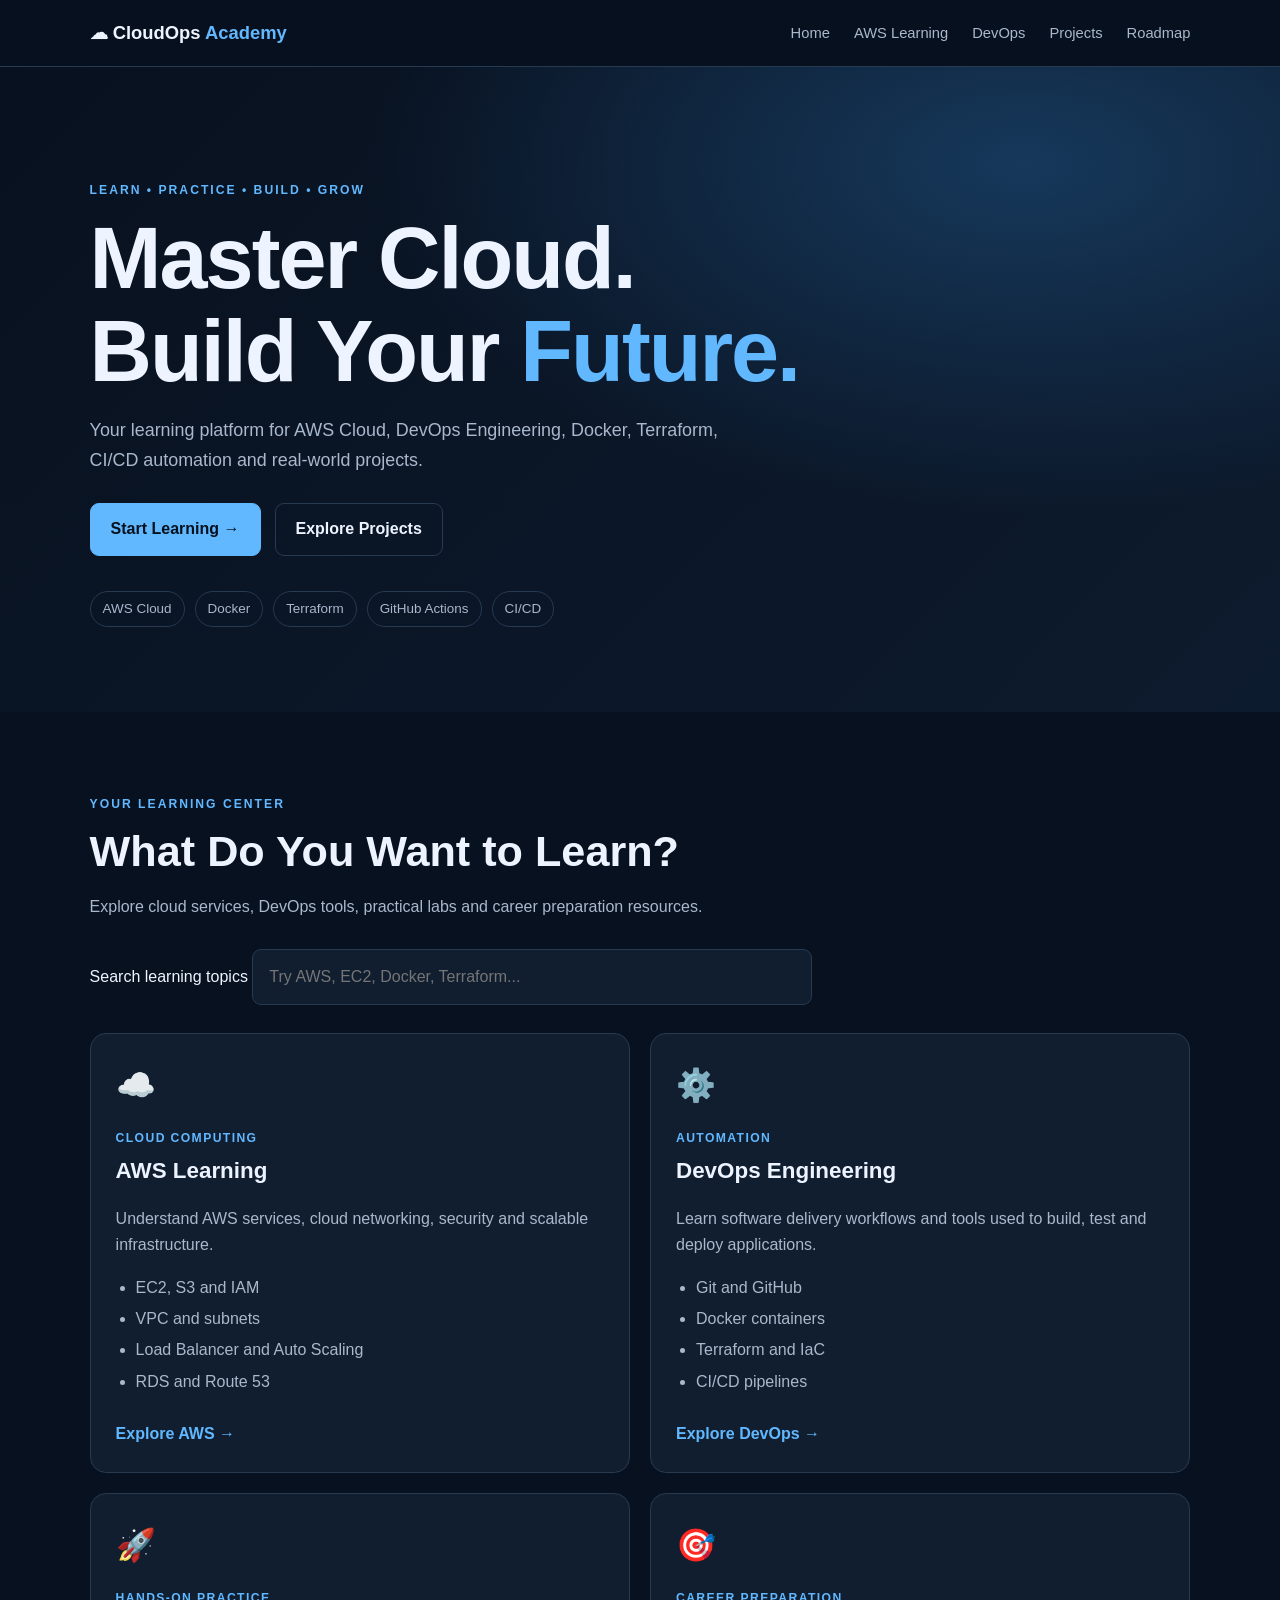
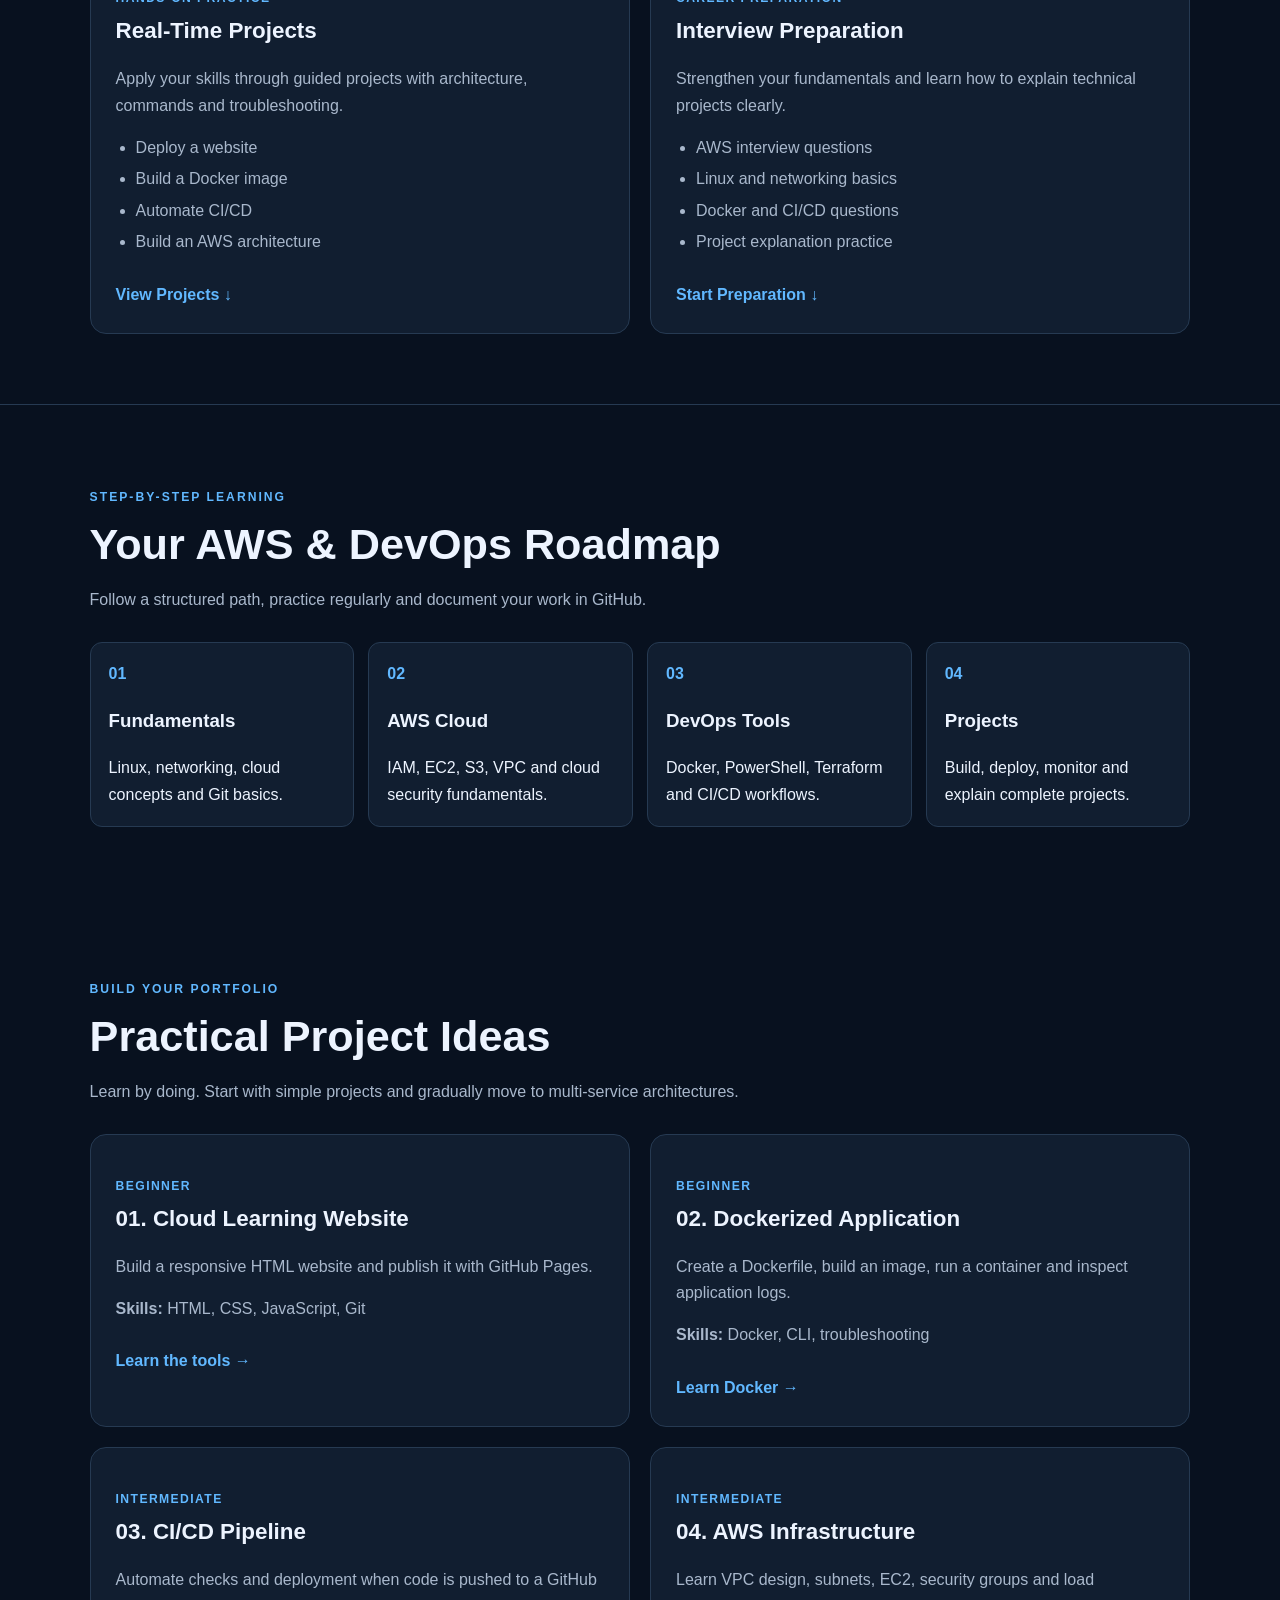
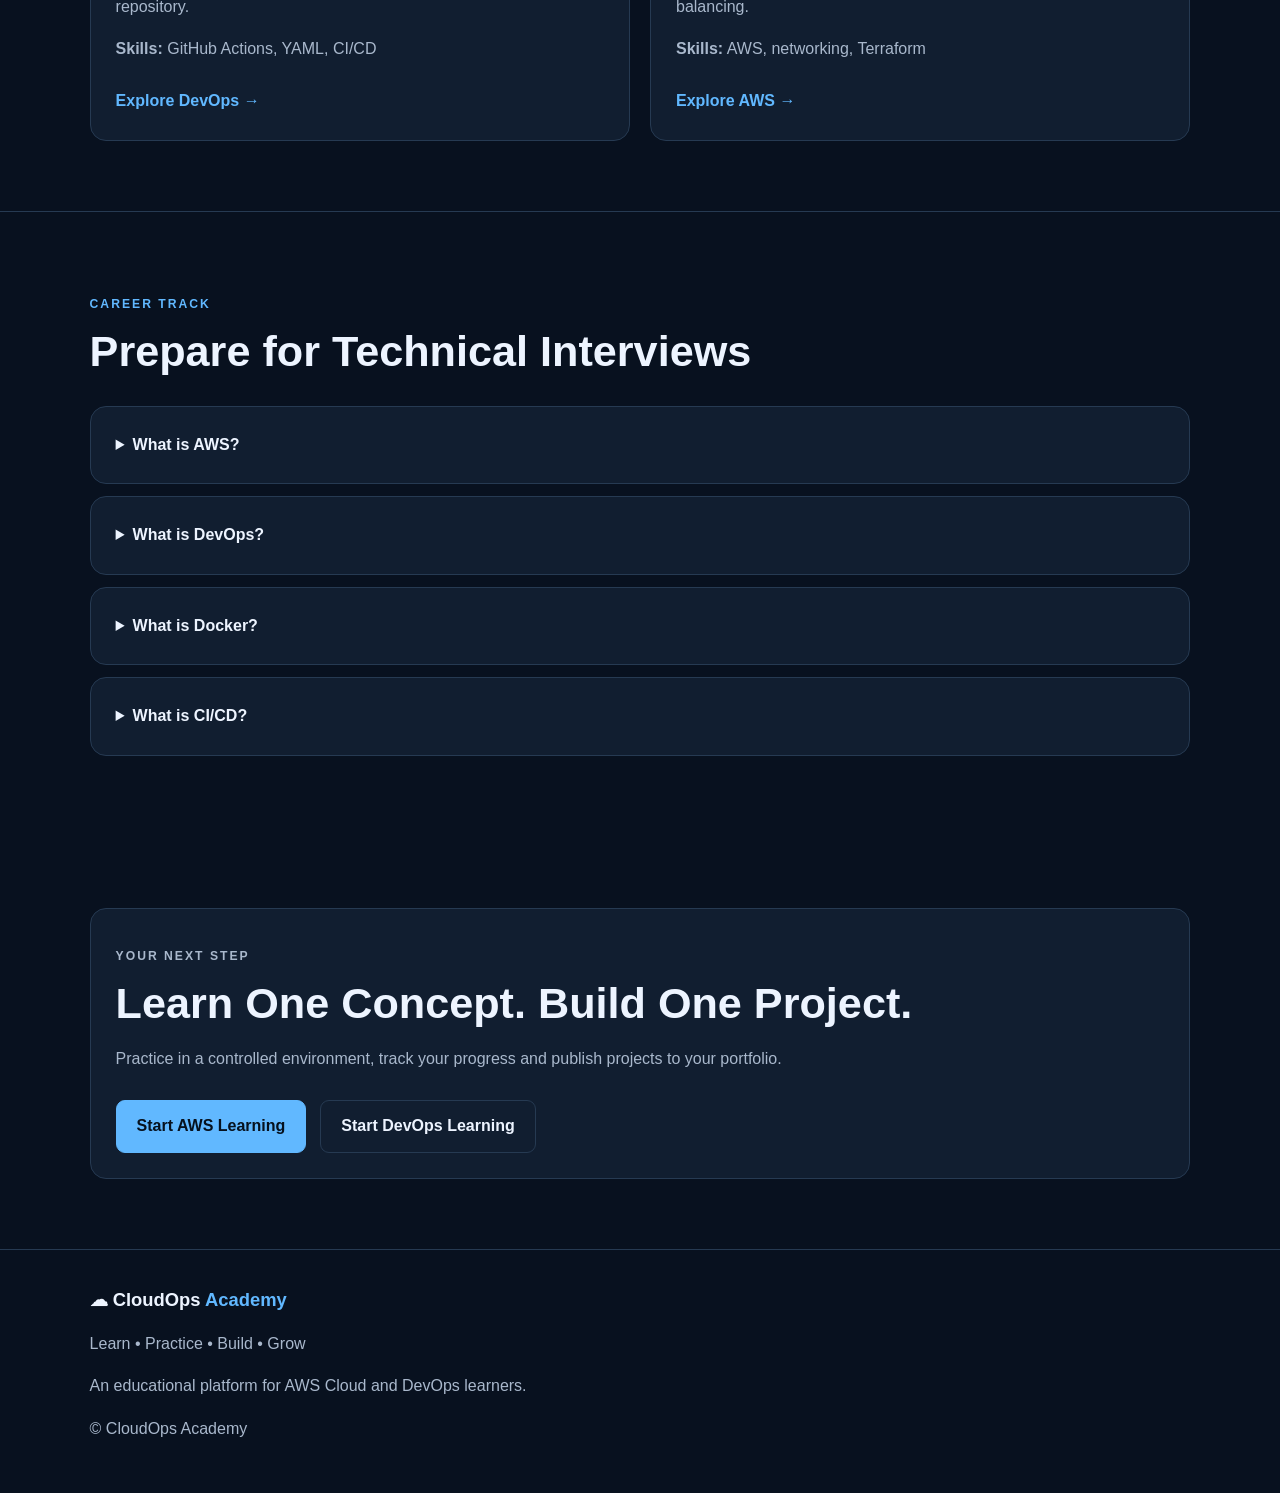
<file: index.html>
<!DOCTYPE html>
<html lang="en">
<head>
  <meta charset="UTF-8">
  <meta name="viewport" content="width=device-width, initial-scale=1.0">

  <meta name="description" content="CloudOps Academy helps you learn AWS, DevOps, Docker, Terraform, CI/CD, practical projects and interview preparation.">

  <meta name="theme-color" content="#08111f">

  <title>CloudOps Academy | AWS & DevOps Learning Platform</title>

  <link rel="stylesheet" href="style.css">
  <script src="script.js" defer></script>
</head>

<body>

  <!-- NAVIGATION -->
  <header class="navbar">
    <a class="brand" href="index.html">
      ☁ CloudOps <span>Academy</span>
    </a>

    <nav aria-label="Main navigation">
      <a href="index.html">Home</a>
      <a href="aws.html">AWS Learning</a>
      <a href="devops.html">DevOps</a>
      <a href="#projects">Projects</a>
      <a href="#roadmap">Roadmap</a>
    </nav>
  </header>

  <main>

    <!-- HERO SECTION -->
    <section class="hero" id="home">
      <p class="eyebrow">LEARN • PRACTICE • BUILD • GROW</p>

      <h1>
        Master Cloud.<br>
        Build Your <span>Future.</span>
      </h1>

      <p class="hero-text">
        Your learning platform for AWS Cloud, DevOps Engineering,
        Docker, Terraform, CI/CD automation and real-world projects.
      </p>

      <div class="hero-actions">
        <a class="btn primary" href="#learning">
          Start Learning →
        </a>

        <a class="btn secondary" href="#projects">
          Explore Projects
        </a>
      </div>

      <div class="hero-tags">
        <span>AWS Cloud</span>
        <span>Docker</span>
        <span>Terraform</span>
        <span>GitHub Actions</span>
        <span>CI/CD</span>
      </div>
    </section>

    <!-- SEARCH -->
    <section class="section" id="learning">
      <div class="section-heading">
        <p class="eyebrow">YOUR LEARNING CENTER</p>
        <h2>What Do You Want to Learn?</h2>
        <p>
          Explore cloud services, DevOps tools, practical labs
          and career preparation resources.
        </p>
      </div>

      <div class="search-wrap">
        <label for="courseSearch">Search learning topics</label>
        <input
          id="courseSearch"
          type="search"
          placeholder="Try AWS, EC2, Docker, Terraform..."
          autocomplete="off"
        >
      </div>

      <p id="searchMessage" class="search-message" aria-live="polite"></p>

      <!-- LEARNING CARDS -->
      <div class="cards" id="courseCards">

        <article class="card"
          data-search="aws cloud ec2 s3 iam vpc rds networking security">
          <div class="card-icon">☁️</div>
          <p class="card-label">CLOUD COMPUTING</p>
          <h3>AWS Learning</h3>

          <p>
            Understand AWS services, cloud networking,
            security and scalable infrastructure.
          </p>

          <ul>
            <li>EC2, S3 and IAM</li>
            <li>VPC and subnets</li>
            <li>Load Balancer and Auto Scaling</li>
            <li>RDS and Route 53</li>
          </ul>

          <a class="card-link" href="aws.html">
            Explore AWS →
          </a>
        </article>

        <article class="card"
          data-search="devops git github docker terraform automation cicd">
          <div class="card-icon">⚙️</div>
          <p class="card-label">AUTOMATION</p>
          <h3>DevOps Engineering</h3>

          <p>
            Learn software delivery workflows and tools
            used to build, test and deploy applications.
          </p>

          <ul>
            <li>Git and GitHub</li>
            <li>Docker containers</li>
            <li>Terraform and IaC</li>
            <li>CI/CD pipelines</li>
          </ul>

          <a class="card-link" href="devops.html">
            Explore DevOps →
          </a>
        </article>

        <article class="card"
          data-search="projects real time hands on deployment architecture">
          <div class="card-icon">🚀</div>
          <p class="card-label">HANDS-ON PRACTICE</p>
          <h3>Real-Time Projects</h3>

          <p>
            Apply your skills through guided projects
            with architecture, commands and troubleshooting.
          </p>

          <ul>
            <li>Deploy a website</li>
            <li>Build a Docker image</li>
            <li>Automate CI/CD</li>
            <li>Build an AWS architecture</li>
          </ul>

          <a class="card-link" href="#projects">
            View Projects ↓
          </a>
        </article>

        <article class="card"
          data-search="interview questions career jobs preparation resume">
          <div class="card-icon">🎯</div>
          <p class="card-label">CAREER PREPARATION</p>
          <h3>Interview Preparation</h3>

          <p>
            Strengthen your fundamentals and learn
            how to explain technical projects clearly.
          </p>

          <ul>
            <li>AWS interview questions</li>
            <li>Linux and networking basics</li>
            <li>Docker and CI/CD questions</li>
            <li>Project explanation practice</li>
          </ul>

          <a class="card-link" href="#interviews">
            Start Preparation ↓
          </a>
        </article>

      </div>
    </section>

    <!-- ROADMAP -->
    <section class="section roadmap" id="roadmap">
      <div class="section-heading">
        <p class="eyebrow">STEP-BY-STEP LEARNING</p>
        <h2>Your AWS & DevOps Roadmap</h2>
        <p>
          Follow a structured path, practice regularly
          and document your work in GitHub.
        </p>
      </div>

      <div class="steps">
        <div>
          <span>01</span>
          <h3>Fundamentals</h3>
          <p>Linux, networking, cloud concepts and Git basics.</p>
        </div>

        <div>
          <span>02</span>
          <h3>AWS Cloud</h3>
          <p>IAM, EC2, S3, VPC and cloud security fundamentals.</p>
        </div>

        <div>
          <span>03</span>
          <h3>DevOps Tools</h3>
          <p>Docker, PowerShell, Terraform and CI/CD workflows.</p>
        </div>

        <div>
          <span>04</span>
          <h3>Projects</h3>
          <p>Build, deploy, monitor and explain complete projects.</p>
        </div>
      </div>
    </section>

    <!-- PROJECTS -->
    <section class="section" id="projects">
      <div class="section-heading">
        <p class="eyebrow">BUILD YOUR PORTFOLIO</p>
        <h2>Practical Project Ideas</h2>
        <p>
          Learn by doing. Start with simple projects
          and gradually move to multi-service architectures.
        </p>
      </div>

      <div class="cards">

        <article class="card"
          data-search="github pages html website deployment git">
          <p class="card-label">BEGINNER</p>
          <h3>01. Cloud Learning Website</h3>
          <p>
            Build a responsive HTML website and publish
            it with GitHub Pages.
          </p>
          <p><strong>Skills:</strong> HTML, CSS, JavaScript, Git</p>
          <a class="card-link" href="devops.html">
            Learn the tools →
          </a>
        </article>

        <article class="card"
          data-search="docker container image application">
          <p class="card-label">BEGINNER</p>
          <h3>02. Dockerized Application</h3>
          <p>
            Create a Dockerfile, build an image,
            run a container and inspect application logs.
          </p>
          <p><strong>Skills:</strong> Docker, CLI, troubleshooting</p>
          <a class="card-link" href="devops.html">
            Learn Docker →
          </a>
        </article>

        <article class="card"
          data-search="github actions ci cd workflow automation">
          <p class="card-label">INTERMEDIATE</p>
          <h3>03. CI/CD Pipeline</h3>
          <p>
            Automate checks and deployment when code
            is pushed to a GitHub repository.
          </p>
          <p><strong>Skills:</strong> GitHub Actions, YAML, CI/CD</p>
          <a class="card-link" href="devops.html">
            Explore DevOps →
          </a>
        </article>

        <article class="card"
          data-search="aws vpc ec2 load balancer terraform infrastructure">
          <p class="card-label">INTERMEDIATE</p>
          <h3>04. AWS Infrastructure</h3>
          <p>
            Learn VPC design, subnets, EC2, security groups
            and load balancing.
          </p>
          <p><strong>Skills:</strong> AWS, networking, Terraform</p>
          <a class="card-link" href="aws.html">
            Explore AWS →
          </a>
        </article>

      </div>
    </section>

    <!-- INTERVIEW PREPARATION -->
    <section class="section roadmap" id="interviews">
      <div class="section-heading">
        <p class="eyebrow">CAREER TRACK</p>
        <h2>Prepare for Technical Interviews</h2>
      </div>

      <details class="card">
        <summary>What is AWS?</summary>
        <p>
          AWS is a cloud platform that provides computing,
          storage, networking, databases and other services
          on demand.
        </p>
      </details>

      <details class="card">
        <summary>What is DevOps?</summary>
        <p>
          DevOps combines collaboration, automation and
          engineering practices to improve software delivery
          and application operations.
        </p>
      </details>

      <details class="card">
        <summary>What is Docker?</summary>
        <p>
          Docker is a platform used to build, package
          and run applications in containers.
        </p>
      </details>

      <details class="card">
        <summary>What is CI/CD?</summary>
        <p>
          CI/CD automates steps such as integrating code,
          testing applications and preparing or deploying releases.
        </p>
      </details>
    </section>

    <!-- CALL TO ACTION -->
    <section class="section">
      <div class="card">
        <p class="eyebrow">YOUR NEXT STEP</p>
        <h2>Learn One Concept. Build One Project.</h2>
        <p>
          Practice in a controlled environment, track your
          progress and publish projects to your portfolio.
        </p>

        <div class="hero-actions">
          <a class="btn primary" href="aws.html">
            Start AWS Learning
          </a>

          <a class="btn secondary" href="devops.html">
            Start DevOps Learning
          </a>
        </div>
      </div>
    </section>

  </main>

  <!-- FOOTER -->
  <footer>
    <a class="brand" href="index.html">
      ☁ CloudOps <span>Academy</span>
    </a>

    <p>Learn • Practice • Build • Grow</p>

    <p>
      An educational platform for AWS Cloud and DevOps learners.
    </p>

    <p>© <span id="currentYear"></span> CloudOps Academy</p>
  </footer>

</body>
</html>
</file>
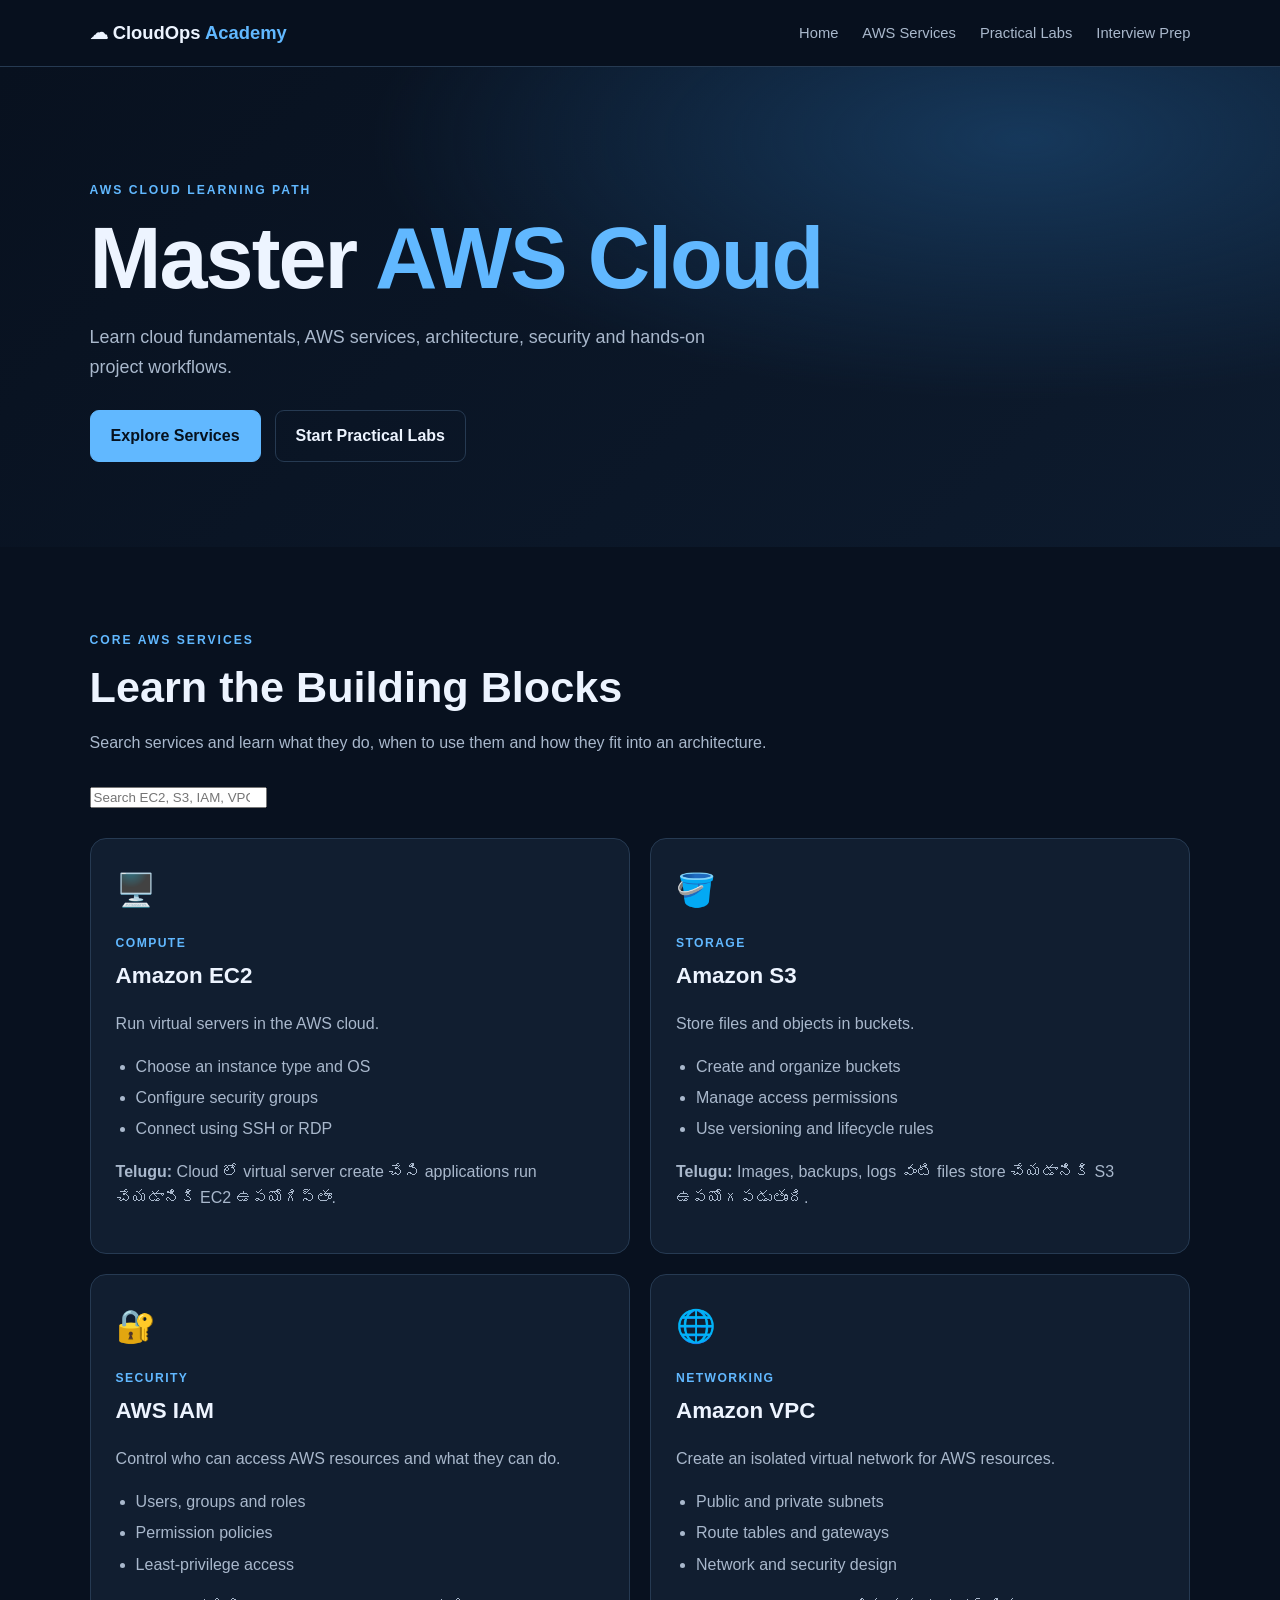
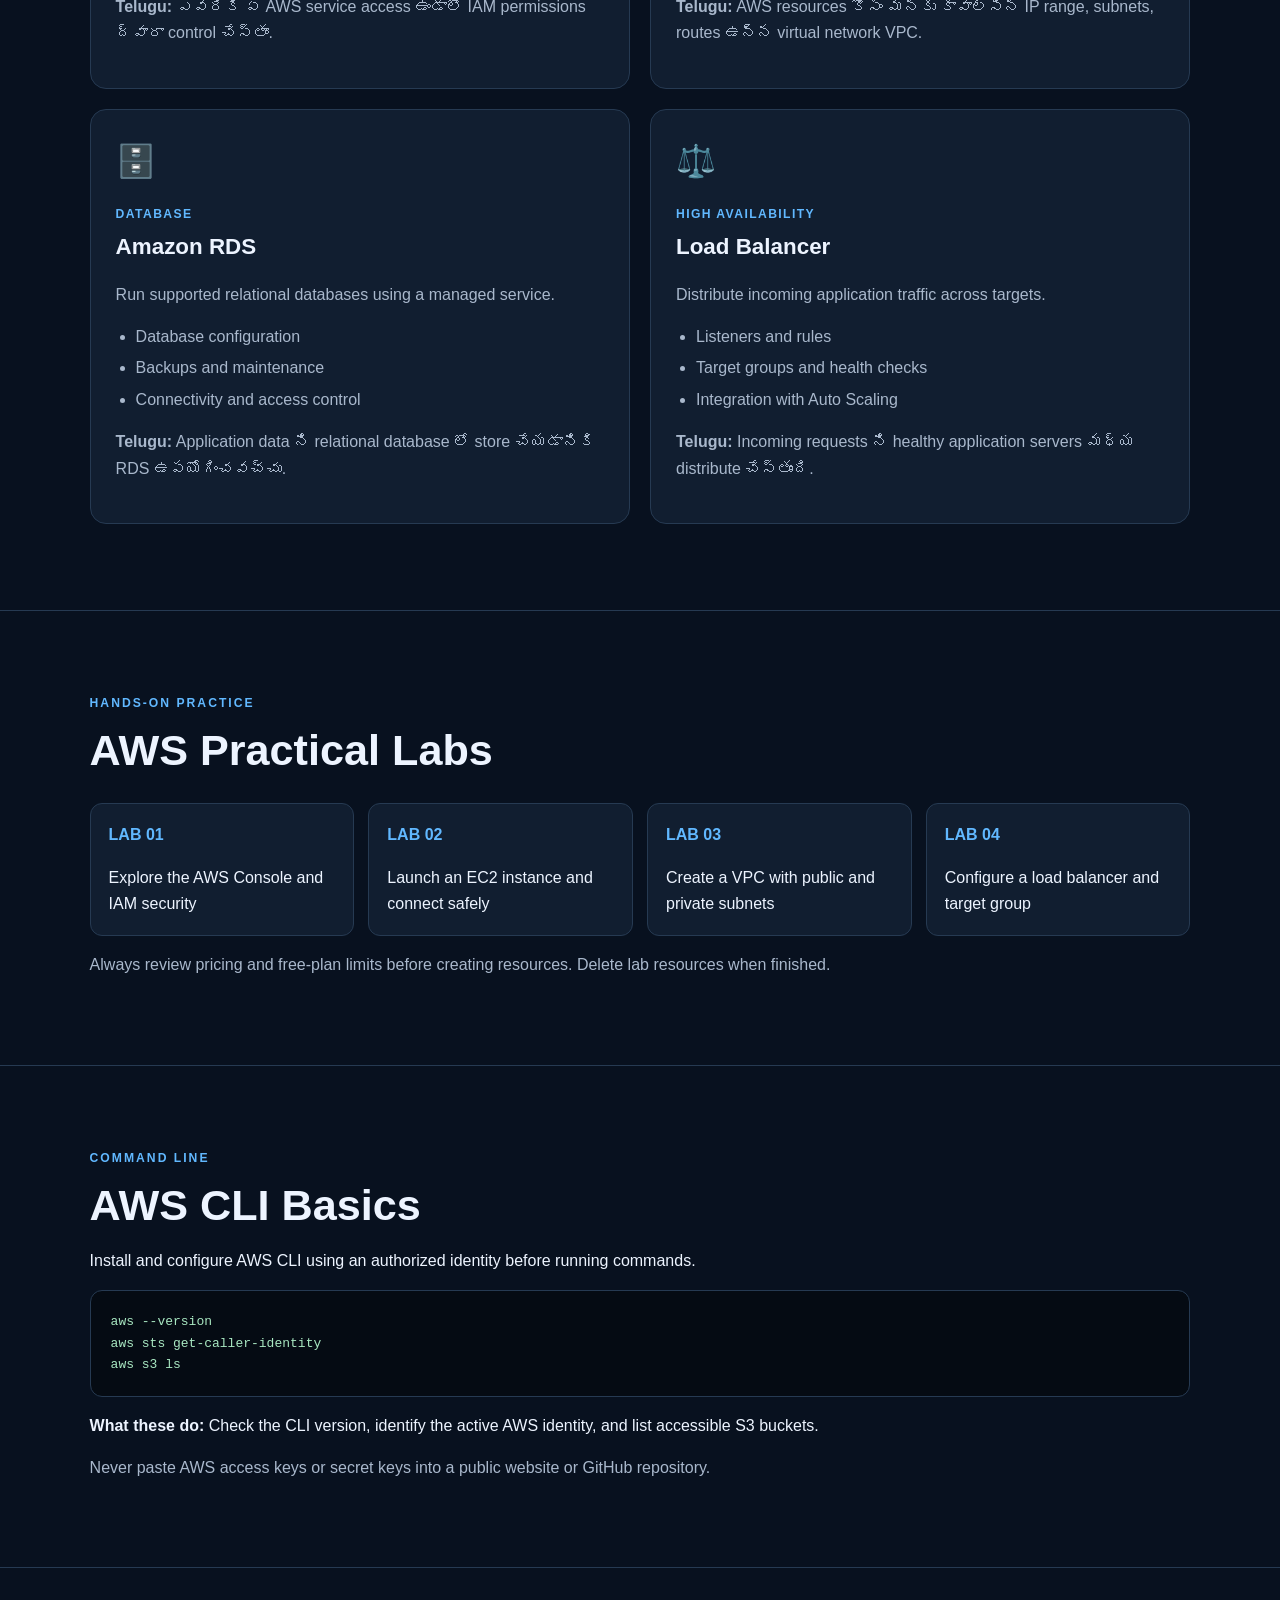
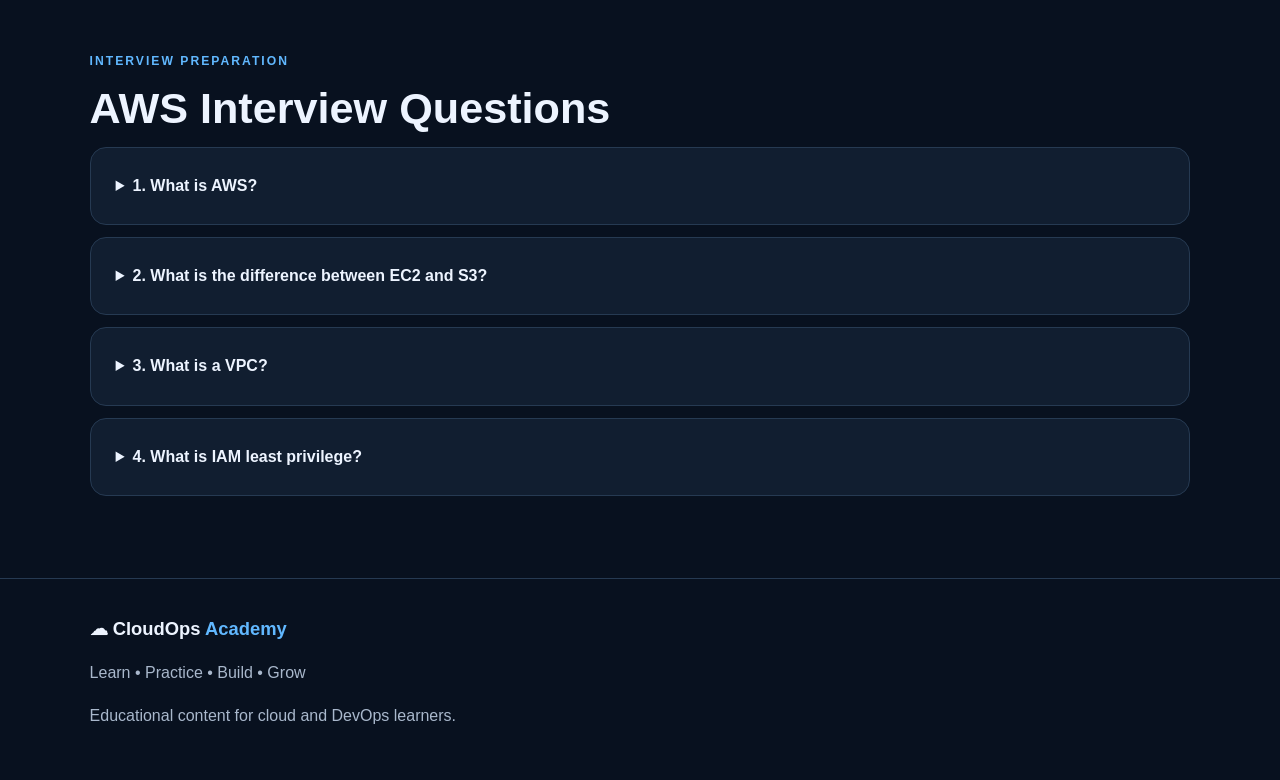
<file: aws.html>
<!DOCTYPE html>
<html lang="en">
<head>
  <meta charset="UTF-8">
  <meta name="viewport" content="width=device-width, initial-scale=1.0">
  <meta name="description" content="Learn AWS services, commands, practical labs and interview questions with CloudOps Academy.">
  <title>AWS Learning | CloudOps Academy</title>
  <link rel="stylesheet" href="style.css">
  <script src="aws.js" defer></script>
</head>
<body>
  <header class="navbar">
    <a class="brand" href="index.html">☁ CloudOps <span>Academy</span></a>
    <nav>
      <a href="index.html">Home</a>
      <a href="#services">AWS Services</a>
      <a href="#labs">Practical Labs</a>
      <a href="#interviews">Interview Prep</a>
    </nav>
  </header>

  <main>
    <section class="hero">
      <p class="eyebrow">AWS CLOUD LEARNING PATH</p>
      <h1>Master <span>AWS Cloud</span></h1>
      <p class="hero-text">
        Learn cloud fundamentals, AWS services, architecture,
        security and hands-on project workflows.
      </p>
      <div class="hero-actions">
        <a class="btn primary" href="#services">Explore Services</a>
        <a class="btn secondary" href="#labs">Start Practical Labs</a>
      </div>
    </section>

    <section class="section" id="services">
      <div class="section-heading">
        <p class="eyebrow">CORE AWS SERVICES</p>
        <h2>Learn the Building Blocks</h2>
        <p>Search services and learn what they do, when to use them and how they fit into an architecture.</p>
      </div>

      <div class="search-wrap">
        <input id="awsSearch" type="search"
          placeholder="Search EC2, S3, IAM, VPC..."
          aria-label="Search AWS services">
      </div>

      <div class="cards">
        <article class="card" data-search="ec2 compute virtual machine server">
          <div class="card-icon">🖥️</div>
          <p class="card-label">COMPUTE</p>
          <h3>Amazon EC2</h3>
          <p>Run virtual servers in the AWS cloud.</p>
          <ul>
            <li>Choose an instance type and OS</li>
            <li>Configure security groups</li>
            <li>Connect using SSH or RDP</li>
          </ul>
          <p><strong>Telugu:</strong> Cloud లో virtual server create చేసి applications run చేయడానికి EC2 ఉపయోగిస్తాం.</p>
        </article>

        <article class="card" data-search="s3 storage buckets objects files">
          <div class="card-icon">🪣</div>
          <p class="card-label">STORAGE</p>
          <h3>Amazon S3</h3>
          <p>Store files and objects in buckets.</p>
          <ul>
            <li>Create and organize buckets</li>
            <li>Manage access permissions</li>
            <li>Use versioning and lifecycle rules</li>
          </ul>
          <p><strong>Telugu:</strong> Images, backups, logs వంటి files store చేయడానికి S3 ఉపయోగపడుతుంది.</p>
        </article>

        <article class="card" data-search="iam security users roles policies permissions">
          <div class="card-icon">🔐</div>
          <p class="card-label">SECURITY</p>
          <h3>AWS IAM</h3>
          <p>Control who can access AWS resources and what they can do.</p>
          <ul>
            <li>Users, groups and roles</li>
            <li>Permission policies</li>
            <li>Least-privilege access</li>
          </ul>
          <p><strong>Telugu:</strong> ఎవరికి ఏ AWS service access ఉండాలో IAM permissions ద్వారా control చేస్తాం.</p>
        </article>

        <article class="card" data-search="vpc network subnet route table internet gateway">
          <div class="card-icon">🌐</div>
          <p class="card-label">NETWORKING</p>
          <h3>Amazon VPC</h3>
          <p>Create an isolated virtual network for AWS resources.</p>
          <ul>
            <li>Public and private subnets</li>
            <li>Route tables and gateways</li>
            <li>Network and security design</li>
          </ul>
          <p><strong>Telugu:</strong> AWS resources కోసం మనకు కావాల్సిన IP range, subnets, routes ఉన్న virtual network VPC.</p>
        </article>

        <article class="card" data-search="rds database sql relational">
          <div class="card-icon">🗄️</div>
          <p class="card-label">DATABASE</p>
          <h3>Amazon RDS</h3>
          <p>Run supported relational databases using a managed service.</p>
          <ul>
            <li>Database configuration</li>
            <li>Backups and maintenance</li>
            <li>Connectivity and access control</li>
          </ul>
          <p><strong>Telugu:</strong> Application data ని relational database లో store చేయడానికి RDS ఉపయోగించవచ్చు.</p>
        </article>

        <article class="card" data-search="elb load balancer alb target group autoscaling">
          <div class="card-icon">⚖️</div>
          <p class="card-label">HIGH AVAILABILITY</p>
          <h3>Load Balancer</h3>
          <p>Distribute incoming application traffic across targets.</p>
          <ul>
            <li>Listeners and rules</li>
            <li>Target groups and health checks</li>
            <li>Integration with Auto Scaling</li>
          </ul>
          <p><strong>Telugu:</strong> Incoming requests ని healthy application servers మధ్య distribute చేస్తుంది.</p>
        </article>
      </div>
      <p id="awsSearchMessage" class="search-message" aria-live="polite"></p>
    </section>

    <section class="section roadmap" id="labs">
      <p class="eyebrow">HANDS-ON PRACTICE</p>
      <h2>AWS Practical Labs</h2>
      <div class="steps">
        <div><span>LAB 01</span><p>Explore the AWS Console and IAM security</p></div>
        <div><span>LAB 02</span><p>Launch an EC2 instance and connect safely</p></div>
        <div><span>LAB 03</span><p>Create a VPC with public and private subnets</p></div>
        <div><span>LAB 04</span><p>Configure a load balancer and target group</p></div>
      </div>
      <p>Always review pricing and free-plan limits before creating resources. Delete lab resources when finished.</p>
    </section>

    <section class="section roadmap">
      <p class="eyebrow">COMMAND LINE</p>
      <h2>AWS CLI Basics</h2>
      <p>Install and configure AWS CLI using an authorized identity before running commands.</p>
      <pre><code>aws --version
aws sts get-caller-identity
aws s3 ls</code></pre>
      <p><strong>What these do:</strong> Check the CLI version, identify the active AWS identity, and list accessible S3 buckets.</p>
      <p>Never paste AWS access keys or secret keys into a public website or GitHub repository.</p>
    </section>

    <section class="section roadmap" id="interviews">
      <p class="eyebrow">INTERVIEW PREPARATION</p>
      <h2>AWS Interview Questions</h2>

      <details class="card">
        <summary>1. What is AWS?</summary>
        <p>AWS is a cloud platform offering compute, storage, networking, databases and many other services on demand.</p>
      </details>

      <details class="card">
        <summary>2. What is the difference between EC2 and S3?</summary>
        <p>EC2 provides virtual compute capacity. S3 stores objects such as files, backups and logs.</p>
      </details>

      <details class="card">
        <summary>3. What is a VPC?</summary>
        <p>A VPC is a logically isolated virtual network in AWS where you define IP ranges, subnets and routing.</p>
      </details>

      <details class="card">
        <summary>4. What is IAM least privilege?</summary>
        <p>Grant only the permissions required to perform a task, and avoid unnecessary broad access.</p>
      </details>
    </section>
  </main>

  <footer>
    <a class="brand" href="index.html">☁ CloudOps <span>Academy</span></a>
    <p>Learn • Practice • Build • Grow</p>
    <p>Educational content for cloud and DevOps learners.</p>
  </footer>
</body>
</html>
</file>
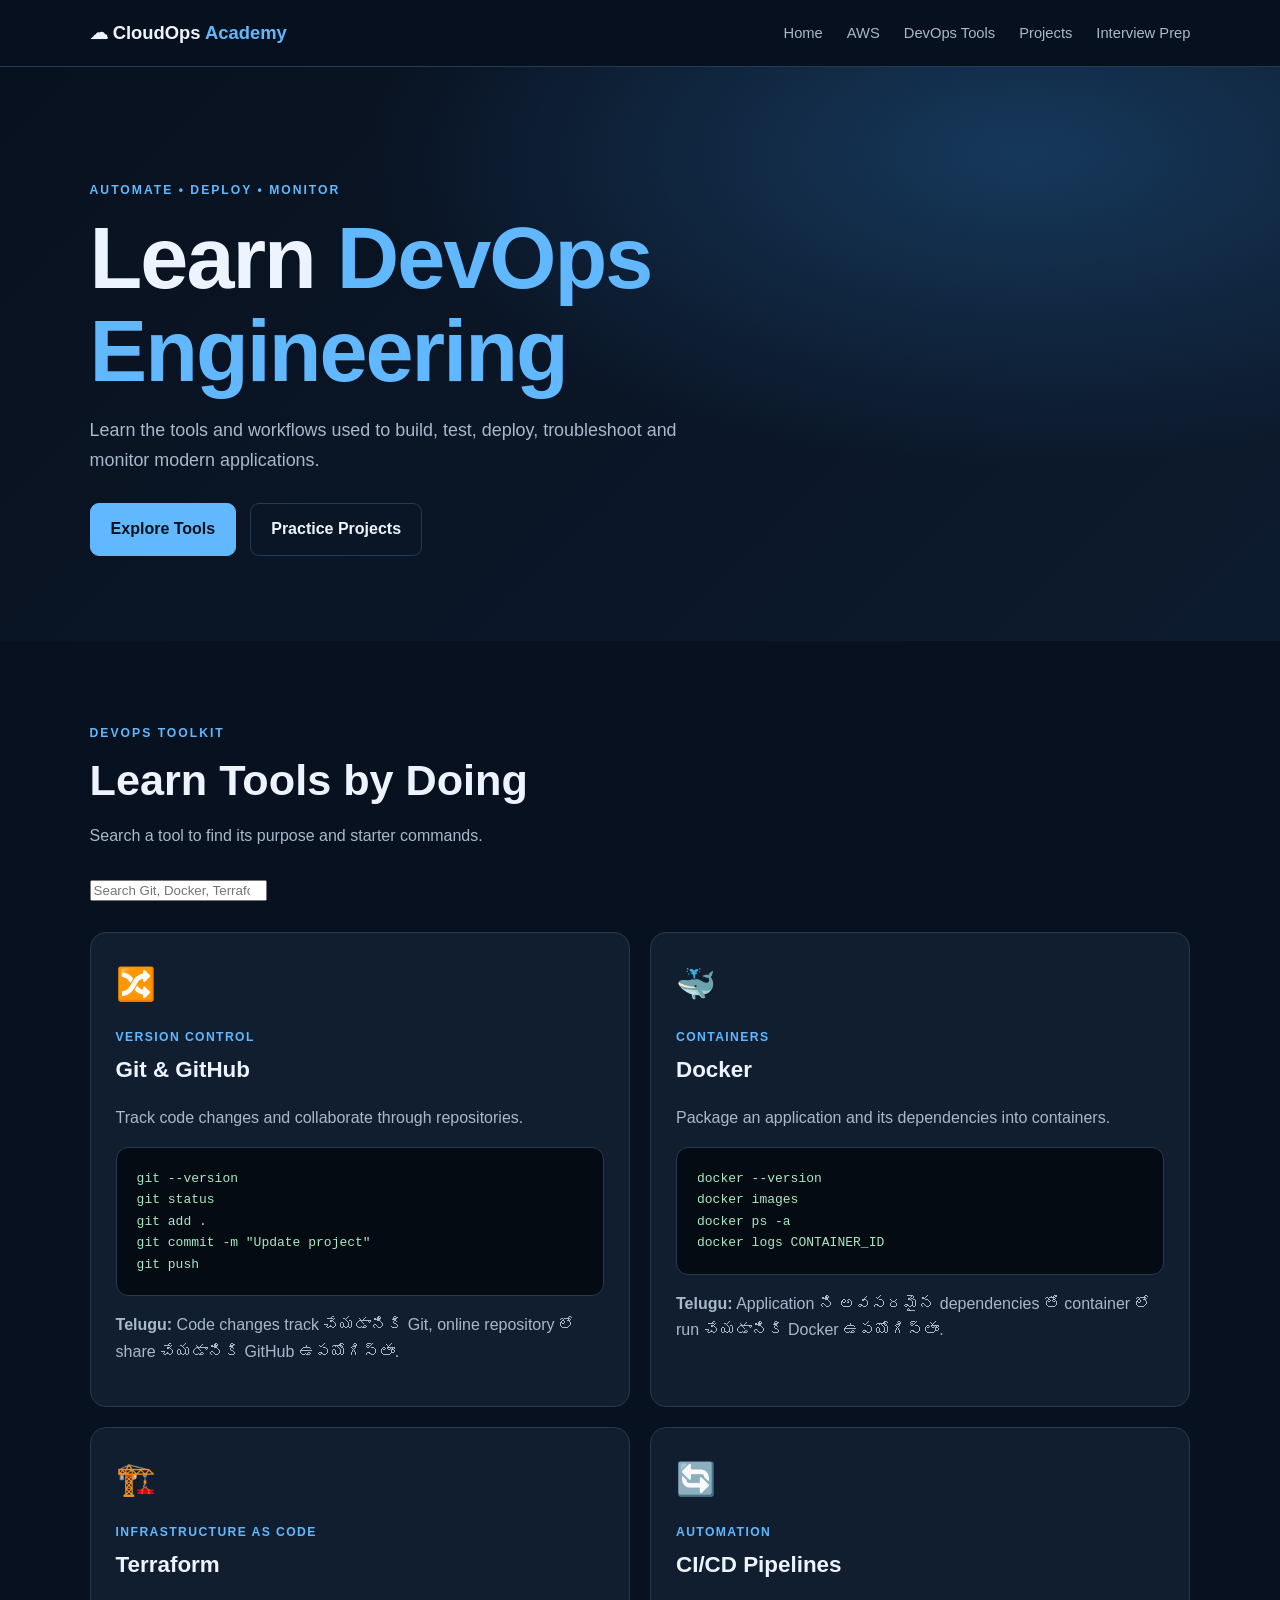
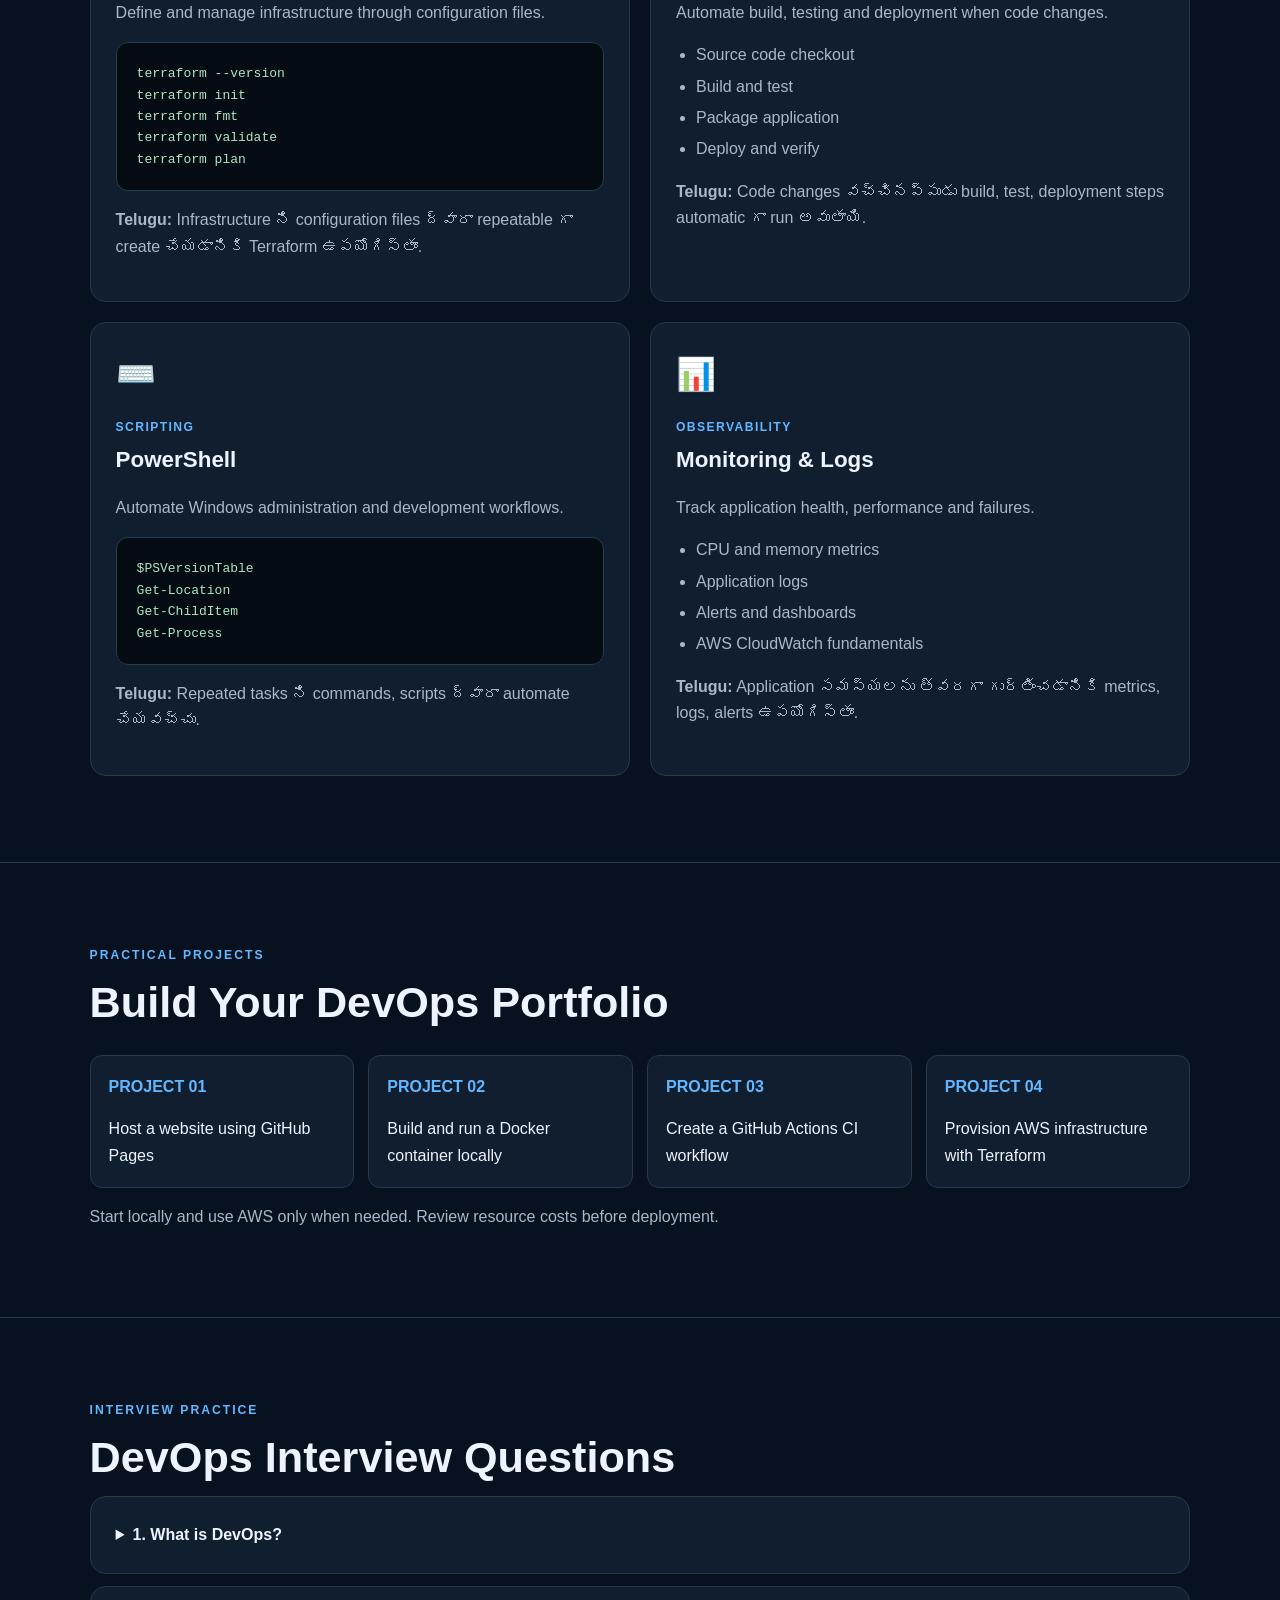
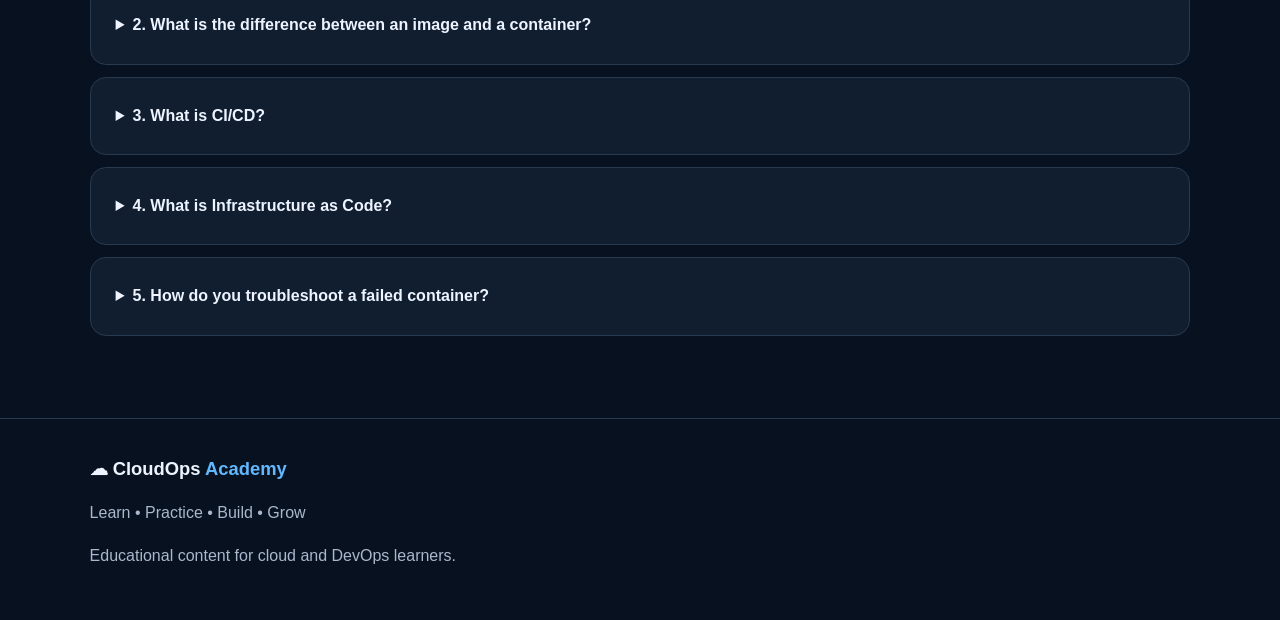
<file: devops.html>
<!DOCTYPE html>
<html lang="en">
<head>
  <meta charset="UTF-8">
  <meta name="viewport" content="width=device-width, initial-scale=1.0">
  <meta name="description" content="Learn DevOps, Git, Docker, Terraform, CI/CD and automation with practical examples.">
  <title>DevOps Learning | CloudOps Academy</title>
  <link rel="stylesheet" href="style.css">
  <script src="devops.js" defer></script>
</head>
<body>
  <header class="navbar">
    <a class="brand" href="index.html">☁ CloudOps <span>Academy</span></a>
    <nav>
      <a href="index.html">Home</a>
      <a href="aws.html">AWS</a>
      <a href="#tools">DevOps Tools</a>
      <a href="#projects">Projects</a>
      <a href="#interviews">Interview Prep</a>
    </nav>
  </header>

  <main>
    <section class="hero">
      <p class="eyebrow">AUTOMATE • DEPLOY • MONITOR</p>
      <h1>Learn <span>DevOps Engineering</span></h1>
      <p class="hero-text">
        Learn the tools and workflows used to build, test, deploy,
        troubleshoot and monitor modern applications.
      </p>
      <div class="hero-actions">
        <a class="btn primary" href="#tools">Explore Tools</a>
        <a class="btn secondary" href="#projects">Practice Projects</a>
      </div>
    </section>

    <section class="section" id="tools">
      <div class="section-heading">
        <p class="eyebrow">DEVOPS TOOLKIT</p>
        <h2>Learn Tools by Doing</h2>
        <p>Search a tool to find its purpose and starter commands.</p>
      </div>

      <div class="search-wrap">
        <input id="toolSearch" type="search"
          placeholder="Search Git, Docker, Terraform, CI/CD..."
          aria-label="Search DevOps tools">
      </div>

      <div class="cards">
        <article class="card" data-search="git github version control commit push pull">
          <div class="card-icon">🔀</div>
          <p class="card-label">VERSION CONTROL</p>
          <h3>Git & GitHub</h3>
          <p>Track code changes and collaborate through repositories.</p>
          <pre><code>git --version
git status
git add .
git commit -m "Update project"
git push</code></pre>
          <p><strong>Telugu:</strong> Code changes track చేయడానికి Git, online repository లో share చేయడానికి GitHub ఉపయోగిస్తాం.</p>
        </article>

        <article class="card" data-search="docker container image build run ps logs">
          <div class="card-icon">🐳</div>
          <p class="card-label">CONTAINERS</p>
          <h3>Docker</h3>
          <p>Package an application and its dependencies into containers.</p>
          <pre><code>docker --version
docker images
docker ps -a
docker logs CONTAINER_ID</code></pre>
          <p><strong>Telugu:</strong> Application ని అవసరమైన dependencies తో container లో run చేయడానికి Docker ఉపయోగిస్తాం.</p>
        </article>

        <article class="card" data-search="terraform infrastructure as code iac plan apply destroy">
          <div class="card-icon">🏗️</div>
          <p class="card-label">INFRASTRUCTURE AS CODE</p>
          <h3>Terraform</h3>
          <p>Define and manage infrastructure through configuration files.</p>
          <pre><code>terraform --version
terraform init
terraform fmt
terraform validate
terraform plan</code></pre>
          <p><strong>Telugu:</strong> Infrastructure ని configuration files ద్వారా repeatable గా create చేయడానికి Terraform ఉపయోగిస్తాం.</p>
        </article>

        <article class="card" data-search="cicd github actions continuous integration deployment pipeline">
          <div class="card-icon">🔄</div>
          <p class="card-label">AUTOMATION</p>
          <h3>CI/CD Pipelines</h3>
          <p>Automate build, testing and deployment when code changes.</p>
          <ul>
            <li>Source code checkout</li>
            <li>Build and test</li>
            <li>Package application</li>
            <li>Deploy and verify</li>
          </ul>
          <p><strong>Telugu:</strong> Code changes వచ్చినప్పుడు build, test, deployment steps automatic గా run అవుతాయి.</p>
        </article>

        <article class="card" data-search="powershell scripting automation windows commands">
          <div class="card-icon">⌨️</div>
          <p class="card-label">SCRIPTING</p>
          <h3>PowerShell</h3>
          <p>Automate Windows administration and development workflows.</p>
          <pre><code>$PSVersionTable
Get-Location
Get-ChildItem
Get-Process</code></pre>
          <p><strong>Telugu:</strong> Repeated tasks ని commands, scripts ద్వారా automate చేయవచ్చు.</p>
        </article>

        <article class="card" data-search="monitoring logging metrics observability cloudwatch">
          <div class="card-icon">📊</div>
          <p class="card-label">OBSERVABILITY</p>
          <h3>Monitoring & Logs</h3>
          <p>Track application health, performance and failures.</p>
          <ul>
            <li>CPU and memory metrics</li>
            <li>Application logs</li>
            <li>Alerts and dashboards</li>
            <li>AWS CloudWatch fundamentals</li>
          </ul>
          <p><strong>Telugu:</strong> Application సమస్యలను త్వరగా గుర్తించడానికి metrics, logs, alerts ఉపయోగిస్తాం.</p>
        </article>
      </div>
      <p id="toolSearchMessage" class="search-message" aria-live="polite"></p>
    </section>

    <section class="section roadmap" id="projects">
      <p class="eyebrow">PRACTICAL PROJECTS</p>
      <h2>Build Your DevOps Portfolio</h2>
      <div class="steps">
        <div><span>PROJECT 01</span><p>Host a website using GitHub Pages</p></div>
        <div><span>PROJECT 02</span><p>Build and run a Docker container locally</p></div>
        <div><span>PROJECT 03</span><p>Create a GitHub Actions CI workflow</p></div>
        <div><span>PROJECT 04</span><p>Provision AWS infrastructure with Terraform</p></div>
      </div>
      <p>Start locally and use AWS only when needed. Review resource costs before deployment.</p>
    </section>

    <section class="section roadmap" id="interviews">
      <p class="eyebrow">INTERVIEW PRACTICE</p>
      <h2>DevOps Interview Questions</h2>

      <details class="card">
        <summary>1. What is DevOps?</summary>
        <p>DevOps combines practices, collaboration and automation to improve software delivery and operations.</p>
      </details>

      <details class="card">
        <summary>2. What is the difference between an image and a container?</summary>
        <p>A Docker image is a packaged template. A container is a running or stopped instance created from an image.</p>
      </details>

      <details class="card">
        <summary>3. What is CI/CD?</summary>
        <p>Continuous Integration automates integrating and testing changes. Continuous Delivery or Deployment automates release preparation or deployment.</p>
      </details>

      <details class="card">
        <summary>4. What is Infrastructure as Code?</summary>
        <p>IaC manages infrastructure using version-controlled configuration files instead of relying only on manual setup.</p>
      </details>

      <details class="card">
        <summary>5. How do you troubleshoot a failed container?</summary>
        <p>Check container status, inspect configuration, review logs, verify ports and environment settings, and reproduce the failure safely.</p>
        <pre><code>docker ps -a
docker logs CONTAINER_ID
docker inspect CONTAINER_ID</code></pre>
      </details>
    </section>
  </main>

  <footer>
    <a class="brand" href="index.html">☁ CloudOps <span>Academy</span></a>
    <p>Learn • Practice • Build • Grow</p>
    <p>Educational content for cloud and DevOps learners.</p>
  </footer>
</body>
</html>
</file>
<file: style.css>
:root {
  --bg: #08111f;
  --panel: #111e30;
  --text: #edf4ff;
  --muted: #a9b8cc;
  --accent: #61b8ff;
  --border: #263a52;
}

* {
  box-sizing: border-box;
}

html {
  scroll-behavior: smooth;
  scroll-padding-top: 85px;
}

body {
  margin: 0;
  background: var(--bg);
  color: var(--text);
  font-family: Inter, "Segoe UI", Arial, sans-serif;
  line-height: 1.65;
}

a {
  color: inherit;
  text-decoration: none;
}

.navbar {
  position: sticky;
  top: 0;
  z-index: 10;
  display: flex;
  align-items: center;
  justify-content: space-between;
  gap: 24px;
  padding: 18px 7%;
  background: rgba(8, 17, 31, 0.96);
  border-bottom: 1px solid var(--border);
}

.brand {
  font-size: 1.15rem;
  font-weight: 800;
  white-space: nowrap;
}

.brand span,
.hero h1 span {
  color: var(--accent);
}

nav {
  display: flex;
  gap: 24px;
  flex-wrap: wrap;
}

nav a {
  color: var(--muted);
  font-size: 0.92rem;
}

nav a:hover,
.card-link:hover {
  color: var(--accent);
}

.hero {
  padding: 100px 7% 85px;
  background:
    radial-gradient(ellipse at 80% 15%, #16385b 0%, transparent 45%),
    linear-gradient(135deg, #08111f, #0d1b2e);
}

.eyebrow,
.card-label {
  color: var(--accent);
  font-size: 0.76rem;
  font-weight: 800;
  letter-spacing: 2px;
}

.hero h1 {
  max-width: 800px;
  margin: 12px 0;
  font-size: clamp(2.8rem, 7vw, 5.4rem);
  line-height: 1.08;
  letter-spacing: -2px;
}

.hero-text {
  max-width: 650px;
  color: var(--muted);
  font-size: 1.12rem;
}

.hero-actions {
  display: flex;
  flex-wrap: wrap;
  gap: 14px;
  margin-top: 28px;
}

.btn {
  display: inline-block;
  padding: 12px 20px;
  border: 1px solid var(--border);
  border-radius: 9px;
  font-weight: 700;
}

.primary {
  background: var(--accent);
  color: #06111e;
  border-color: var(--accent);
}

.secondary {
  background: transparent;
}

.hero-tags {
  display: flex;
  gap: 10px;
  flex-wrap: wrap;
  margin-top: 35px;
}

.hero-tags span {
  padding: 6px 12px;
  border: 1px solid var(--border);
  border-radius: 30px;
  color: var(--muted);
  font-size: 0.84rem;
}

.section {
  padding: 70px 7%;
}

.section-heading {
  max-width: 720px;
  margin-bottom: 28px;
}

.section h2 {
  margin: 4px 0 10px;
  font-size: clamp(1.8rem, 4vw, 2.7rem);
  line-height: 1.2;
}

.section-heading > p:last-child,
.roadmap > p:last-child {
  color: var(--muted);
}

.search-wrap {
  margin: 28px 0;
}

#courseSearch {
  width: 100%;
  max-width: 560px;
  padding: 14px 16px;
  border: 1px solid var(--border);
  border-radius: 9px;
  outline: none;
  background: var(--panel);
  color: var(--text);
  font: inherit;
}

#courseSearch:focus {
  border-color: var(--accent);
}

.cards {
  display: grid;
  grid-template-columns: repeat(2, minmax(0, 1fr));
  gap: 20px;
}

.card {
  padding: 25px;
  background: var(--panel);
  border: 1px solid var(--border);
  border-radius: 16px;
  transition: transform 0.2s, border-color 0.2s;
}

.card:hover {
  transform: translateY(-4px);
  border-color: var(--accent);
}

.card-icon {
  font-size: 2rem;
}

.card-label {
  margin-top: 16px;
  margin-bottom: 4px;
  letter-spacing: 1.4px;
}

.card h3 {
  margin: 5px 0 8px;
  font-size: 1.4rem;
}

.card > p:not(.card-label),
.card li {
  color: var(--muted);
}

.card ul {
  padding-left: 20px;
  margin: 16px 0;
}

.card li {
  margin: 5px 0;
}

.card-link {
  display: inline-block;
  margin-top: 10px;
  color: var(--accent);
  font-weight: 700;
}

.search-message {
  color: var(--muted);
}

.roadmap {
  border-top: 1px solid var(--border);
}

.steps {
  display: grid;
  grid-template-columns: repeat(4, minmax(0, 1fr));
  gap: 14px;
  margin-top: 26px;
}

.steps > div {
  padding: 18px;
  background: var(--panel);
  border: 1px solid var(--border);
  border-radius: 12px;
}

.steps span {
  color: var(--accent);
  font-weight: 800;
}

.steps p {
  margin-bottom: 0;
}

footer {
  padding: 35px 7%;
  border-top: 1px solid var(--border);
  color: var(--muted);
}

footer .brand {
  color: var(--text);
}

@media (max-width: 760px) {
  .navbar {
    align-items: flex-start;
    flex-direction: column;
  }

  nav {
    gap: 12px 18px;
  }

  .hero {
    padding-top: 65px;
  }

  .cards,
  .steps {
    grid-template-columns: 1fr;
  }

  .section {
    padding: 48px 6%;
  }

  .hero {
    padding-left: 6%;
    padding-right: 6%;
  }
}

pre {
  overflow-x: auto;
  padding: 20px;
  border: 1px solid var(--border);
  border-radius: 12px;
  background: #050b13;
  color: #a9e8c2;
}

details.card {
  margin: 12px 0;
}

details summary {
  cursor: pointer;
  font-weight: 700;
}

details[open] summary {
  color: var(--accent);
}

.card[hidden] {
  display: none;
}
</file>
